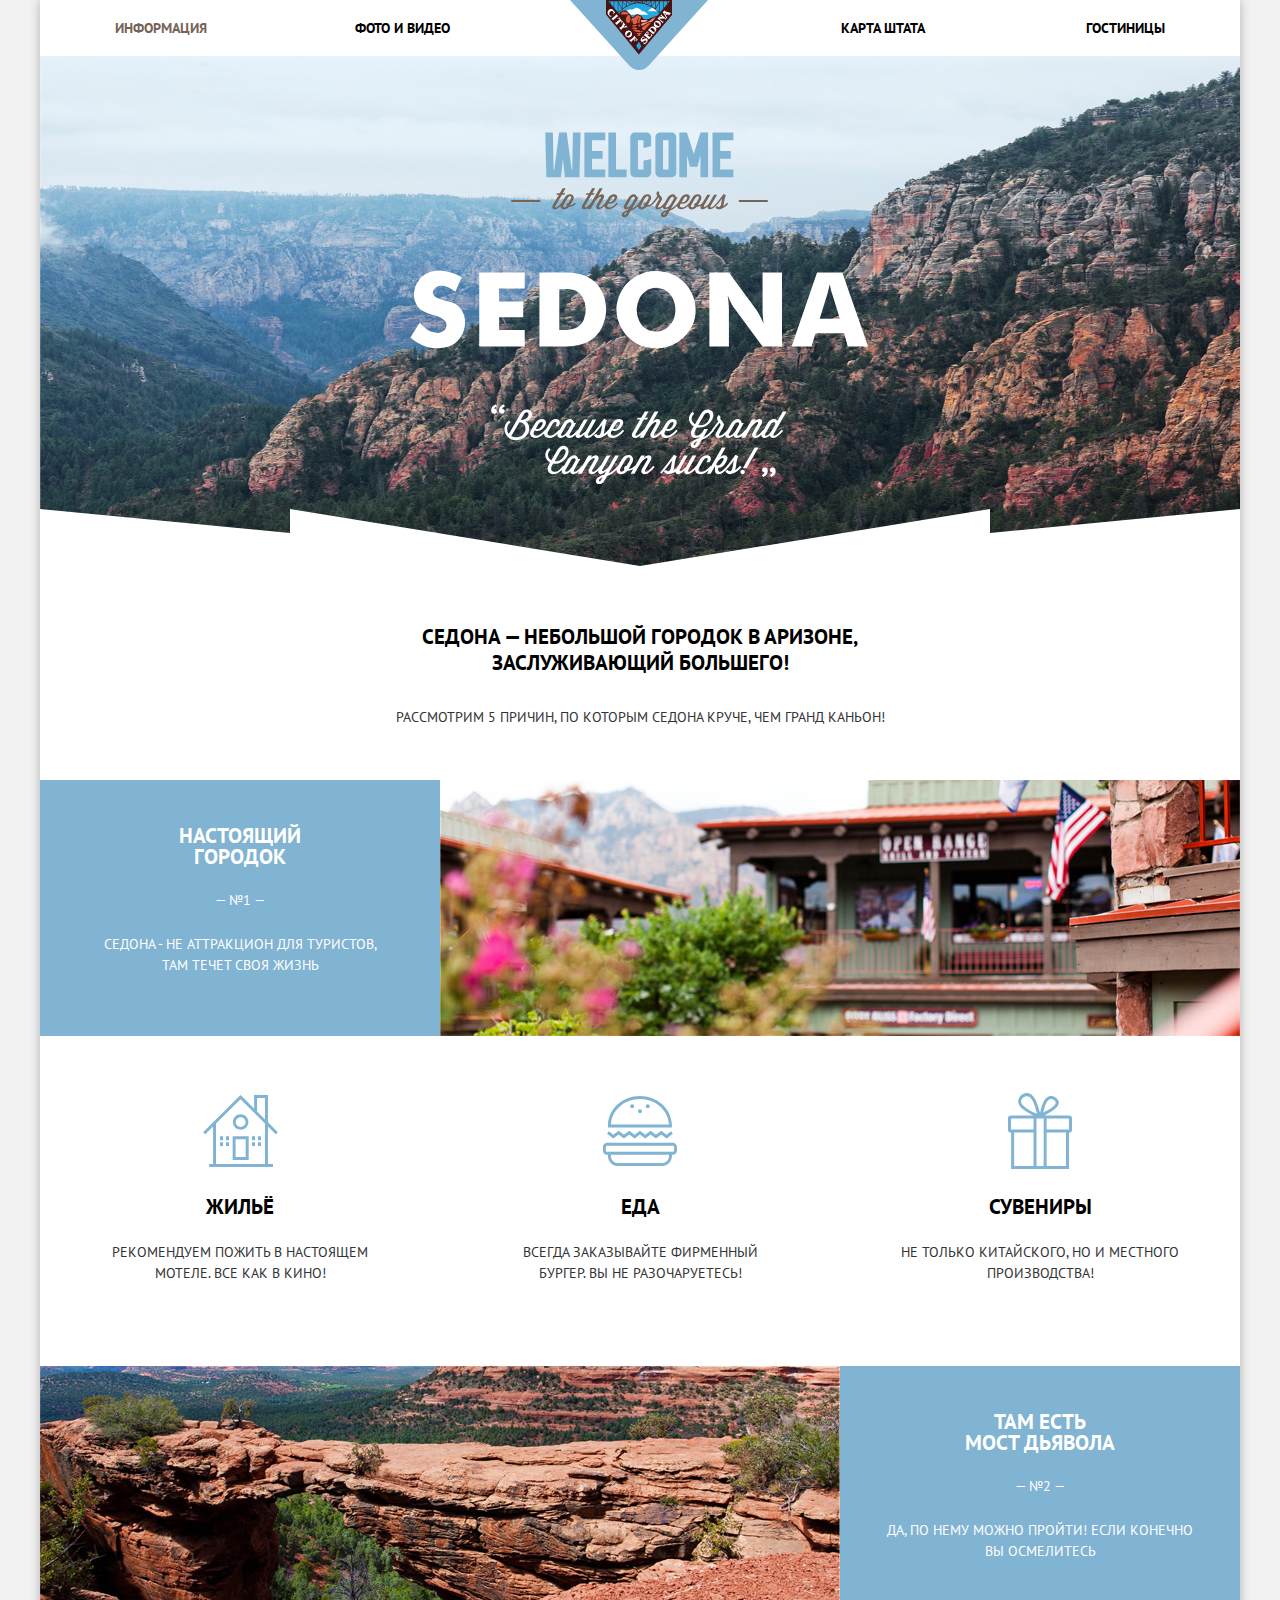
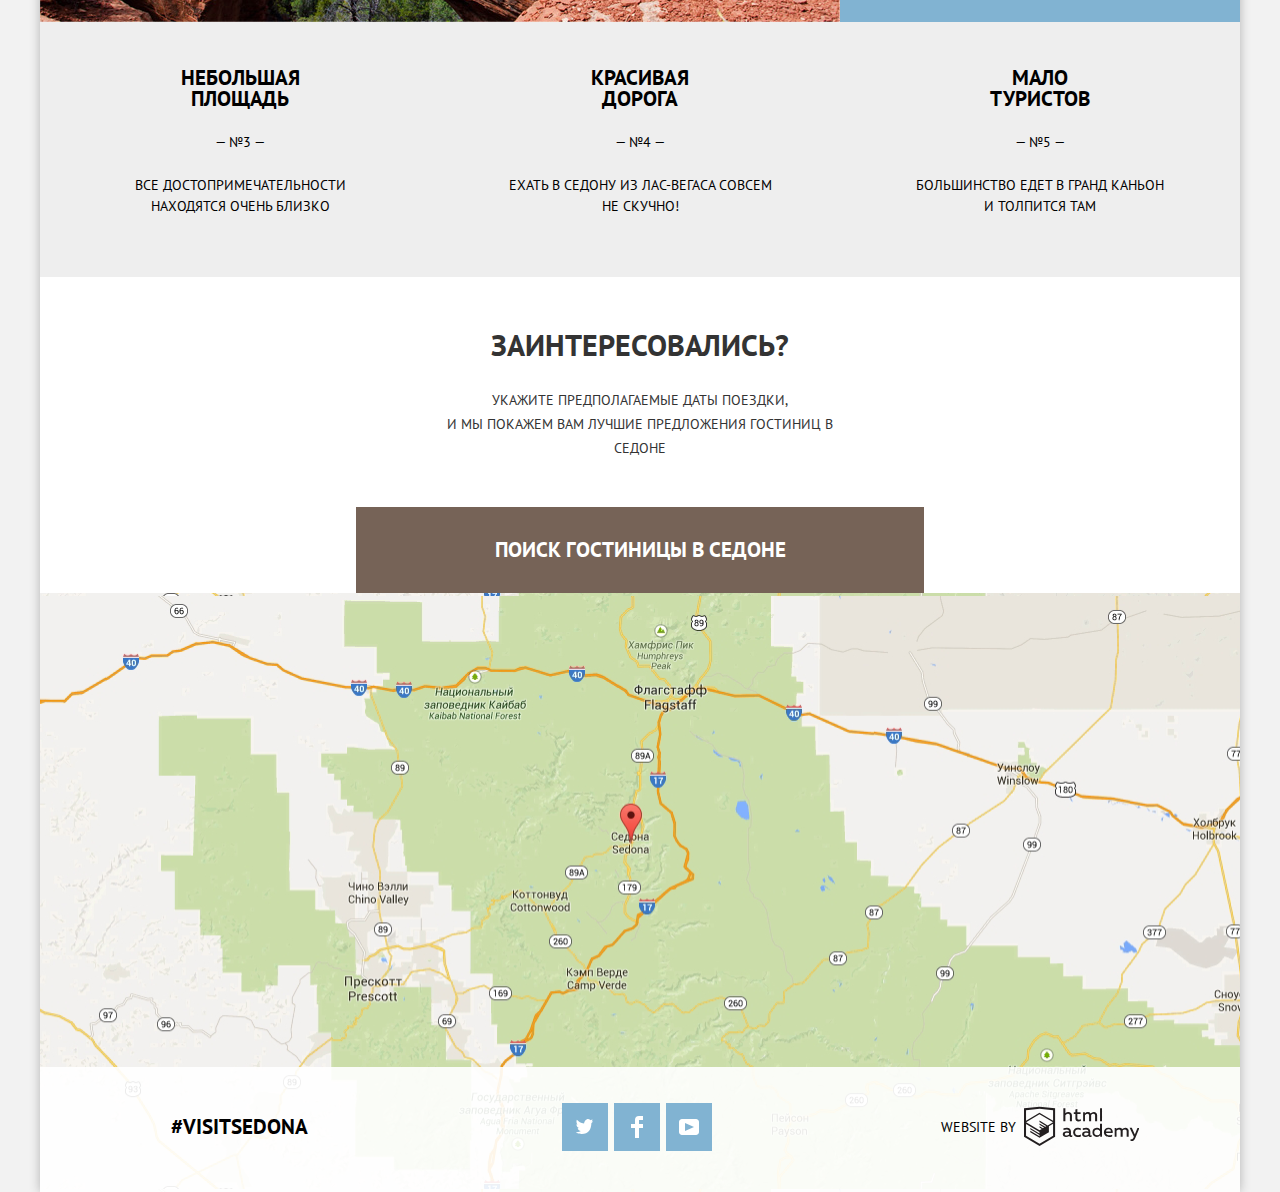
<file: index.html>
<!DOCTYPE html>
<html lang="ru">

  <head>
    <meta charset="utf-8">
    <title>HTML Academy: Седона</title>
    <link href="css/normalize.css" rel="stylesheet">
    <link href="css/style.min.css" rel="stylesheet">
    <link href="https://fonts.googleapis.com/css?family=PT+Sans:400,700&amp;subset=cyrillic" rel="stylesheet">
  </head>

  <body>
    <div class="wrapper">
      <header class="main-header">

        <nav class="main-navigation">

          <a class="main-header-logo">
            <img src="img/logo.svg" width="138" height="70" alt="Логотип Седона" >
          </a>

          <ul class="site-navigation">
            <li><a href="#" class="active-page">Информация</a></li>
            <li><a href="#">Фото и видео</a></li>
            <li><a href="#">Карта штата</a></li>
            <li><a href="hotels.html">Гостиницы</a></li>
          </ul>

        </nav>

      </header>

      <main class="container">

        <div class="welcome">
          <p class="visually-hidden"> Welcome to the gorgeous. Sedona. "Because the Grand Canyon sucks! </p>
        </div>

        <p class="slogan">Седона — небольшой городок в Аризоне, заслуживающий большего!</p>

        <section class="reasons">
          <h2>Рассмотрим 5 причин, по которым Седона круче, чем Гранд Каньон! </h2>

          <ul class="reasons-list">


            <li class="reason-item">
              <div class="reason-item-description">
                <h3>Настоящий городок</h3>
                <p>— №1 —</p>
                <p>Седона - не аттракцион для туристов, там течет своя жизнь </p>
              </div>
              <img src="img/reason1.jpg" width="800" height="256" alt="Фото домика в Седоне">
            </li>

            <li class="reason-item">
              <img src="img/reason2.jpg" width="800" height="256" alt="Фото пейзажа, на котором изображен Мост Дьявола">
              <div class="reason-item-description">
                <h3>Там есть <br> мост дьявола</h3>
                <p>— №2 —</p>
                <p>Да, по нему можно пройти! Если конечно вы осмелитесь </p>
              </div>
            </li>


            <li class="reason-item reason-item-345">
              <div class="reason-item-description">
                <h3>Небольшая площадь</h3>
                <p>— №3 —</p>
                <p>Все достопримечательности находятся очень близко  </p>
              </div>
            </li>

            <li class="reason-item reason-item-345">
              <div class="reason-item-description">
                <h3>Красивая дорога</h3>
                <p>— №4 —</p>
                <p>Ехать в Седону из Лас-Вегаса совсем не скучно! </p>
              </div>
            </li>

            <li class="reason-item reason-item-345">
              <div class="reason-item-description">
                <h3>Мало туристов</h3>
                <p>— №5 —</p>
                <p>Большинство едет в Гранд Каньон и толпится там </p>
              </div>
            </li>

            <li class="reason-item">
              <ul class="recommendations-list">
                <li class="recommendation-item">
                  <h3>Жильё</h3>
                  <p>Рекомендуем пожить в настоящем мотеле. Все как в кино!</p>
                </li>
                <li class="recommendation-item">
                  <h3>Еда</h3>
                  <p>Всегда заказывайте фирменный бургер. Вы не разочаруетесь!</p>
                </li>
                <li class="recommendation-item">
                  <h3>Сувениры</h3>
                  <p>Не только китайского, но и местного производства!</p>
                </li>
              </ul>
            </li>

          </ul>
        </section>

        <div class="hotels-text">
          <h2>Заинтересовались?</h2>
          <p>Укажите предполагаемые даты поездки,<br> и мы покажем Вам лучшие предложения гостиниц в Седоне</p>
        </div>

        <section class="search-hotels">
          <h2 class="visually-hidden">Поиск гостиницы</h2>

          <a class="button button-open-form" href="form.html">Поиск гостиницы в Седоне</a>

          <form class="search-hotels-form form-hide" action="index.html" method="post">
            <p class="search-hotels-row">
              <label for="search-hotels-date-in">Дата заезда:</label>
              <input id="search-hotels-date-in" type="text" name="date-in" value="27 апреля 2017">
              <span class="calendar">
                <svg xmlns="http://www.w3.org/2000/svg" width="21" height="22" viewBox="0 0 21 22">
                  <path d="M19.251 2.025h-2.845V.648c0-.381-.294-.689-.656-.689-.363 0-.656.308-.656.689v1.377h-3.938V.648c0-.381-.294-.689-.655-.689-.363 0-.657.308-.657.689v1.377H5.906V.648c0-.381-.294-.689-.656-.689-.363 0-.657.308-.657.689v1.377H1.75C.784 2.025 0 2.847 0 3.862v16.302C0 21.179.784 22 1.75 22h17.501c.966 0 1.749-.821 1.749-1.836V3.862c0-1.015-.783-1.837-1.749-1.837zm.437 18.139a.448.448 0 0 1-.437.459H1.75a.45.45 0 0 1-.438-.459V3.862a.45.45 0 0 1 .438-.459h2.844v1.378c0 .381.294.689.657.689.362 0 .656-.308.656-.689V3.403h3.938v1.378c0 .381.294.689.657.689.361 0 .655-.308.655-.689V3.403h3.938v1.378c0 .381.293.689.656.689.362 0 .656-.308.656-.689V3.403h2.845c.241 0 .437.206.437.459v16.302z"/>
                  <path d="M4.594 8.225h2.625v2.066H4.594zM4.594 11.668h2.625v2.067H4.594zM4.594 15.112h2.625v2.066H4.594zM9.188 15.112h2.625v2.066H9.188zM9.188 11.668h2.625v2.067H9.188zM9.188 8.225h2.625v2.066H9.188zM13.781 15.112h2.625v2.066h-2.625zM13.781 11.668h2.625v2.067h-2.625zM13.781 8.225h2.625v2.066h-2.625z"/>
                </svg>
              </span>
            </p>
            <p class="search-hotels-row">
              <label for="search-hotels-date-out">Дата выезда:</label>
              <input id="search-hotels-date-out" type="text" name="date-out" value="04 июля 2017">
              <span class="calendar">
                <svg xmlns="http://www.w3.org/2000/svg" width="21" height="22" viewBox="0 0 21 22">
                  <path d="M19.251 2.025h-2.845V.648c0-.381-.294-.689-.656-.689-.363 0-.656.308-.656.689v1.377h-3.938V.648c0-.381-.294-.689-.655-.689-.363 0-.657.308-.657.689v1.377H5.906V.648c0-.381-.294-.689-.656-.689-.363 0-.657.308-.657.689v1.377H1.75C.784 2.025 0 2.847 0 3.862v16.302C0 21.179.784 22 1.75 22h17.501c.966 0 1.749-.821 1.749-1.836V3.862c0-1.015-.783-1.837-1.749-1.837zm.437 18.139a.448.448 0 0 1-.437.459H1.75a.45.45 0 0 1-.438-.459V3.862a.45.45 0 0 1 .438-.459h2.844v1.378c0 .381.294.689.657.689.362 0 .656-.308.656-.689V3.403h3.938v1.378c0 .381.294.689.657.689.361 0 .655-.308.655-.689V3.403h3.938v1.378c0 .381.293.689.656.689.362 0 .656-.308.656-.689V3.403h2.845c.241 0 .437.206.437.459v16.302z"/>
                  <path d="M4.594 8.225h2.625v2.066H4.594zM4.594 11.668h2.625v2.067H4.594zM4.594 15.112h2.625v2.066H4.594zM9.188 15.112h2.625v2.066H9.188zM9.188 11.668h2.625v2.067H9.188zM9.188 8.225h2.625v2.066H9.188zM13.781 15.112h2.625v2.066h-2.625zM13.781 11.668h2.625v2.067h-2.625zM13.781 8.225h2.625v2.066h-2.625z"/>
                </svg>
              </span>
            </p>
            <p class="search-hotels-row">
              <label for="search-hotels-adults">Взрослые:</label>
              <span class="button-change-number"> &#8211; </span>
              <input id="search-hotels-adults" type="text" name="adults" value="2">
              <span class="button-change-number"> + </span>
            </p>
            <p class="search-hotels-row">
              <label for="search-hotels-children">Дети:</label>
              <span class="button-change-number"> &#8211; </span>
              <input id="search-hotels-children" type="text" name="children" value="0">
              <span class="button-change-number"> + </span>
            </p>
            <button class="button button-search" type="submit">Найти</button>
          </form>

        </section>

        <div class="map" id="map">
          <p class="visually-hidden">Седона на карте</p>
          <iframe src="https://www.google.com/maps/embed?pb=!1m18!1m12!1m3!1d1153180.3490758117!2d-113.21465469987845!3d34.74109415509927!2m3!1f0!2f0!3f0!3m2!1i1024!2i768!4f13.1!3m3!1m2!1s0x872da132f942b00d%3A0x5548c523fa6c8efd!2z0KHQtdC00L7QvdCwLCDQkNGA0LjQt9C-0L3QsCA4NjMzNiwg0KHQqNCQ!5e0!3m2!1sru!2sru!4v1551448645037"
            width="1200" height="593" style="border:0"  allowfullscreen>
          </iframe>
        </div>

      </main>

      <footer class="main-footer main-footer-index">

        <div class="footer-hashtag">
          <p class="hashtag">#VisitSedona</p>
        </div>

        <div class="footer-social">
          <ul>
            <li>
              <a class="social-button" href="#">
              <span class="visually-hidden">Твитер</span>
              <svg xmlns="http://www.w3.org/2000/svg" xmlns:xlink="http://www.w3.org/1999/xlink" width="17" height="15" viewBox="0 0 17 15">
                  <path fill="#FFF" d="M10.95.144c1.685-.496 2.984.27 3.577 1.179.673-.231 1.331-.481 2.011-.708a2.345 2.345 0 0 1-.857 1.768c.685.17 1.304-.491 1.304-.491-.169 1-1.006 1.788-1.563 2.024-.231 6.75-3.175 11.217-10.077 11.082h-.446c-.41 0-4.164-.46-4.898-1.887 2.271.196 3.893-.422 4.693-1.177-.96-.3-2.679-.477-2.979-2.95.349.106.564.228 1.19.119C1.705 8.247.374 7.53.448 5.33c.285.328 1.067.536 1.34.472C1.085 5.561-.182 2.442.894.85c1.818 1.854 3.735 3.606 7.152 3.773C8.254 2.33 9.183.793 10.95.144z"/>
              </svg>
            </a>
          </li>
            <li>
              <a class="social-button" href="#">
                <span class="visually-hidden">Фейсбук</span>
                <svg xmlns="http://www.w3.org/2000/svg" width="12" height="22" viewBox="0 0 12 22">
                    <path fill="#FFF" d="M12 4V0H8a4 4 0 0 0-4 4v4H0v4h4v10h4V12h4V8H8V4h4z"/>
                </svg>
              </a></li>
            <li>
              <a class="social-button" href="#">
                <span class="visually-hidden">YouTube</span>
                <svg xmlns="http://www.w3.org/2000/svg" xmlns:xlink="http://www.w3.org/1999/xlink" width="20" height="16" viewBox="0 0 20 16">
                    <path fill="#FFF" d="M17 0H3C1.35 0 0 1.35 0 3v10c0 1.65 1.35 3 3 3h14c1.65 0 3-1.35 3-3V3c0-1.65-1.35-3-3-3zM6.027 11.998V4.002L15.014 8l-8.987 3.998z"/>
                </svg>
              </a>
            </li>
          </ul>
        </div>

        <div class="footer-copyright">
          <p>Website by</p>
          <a class="html-academy" href="https://htmlacademy.ru/intensive/htmlcss">
            <span class="visually-hidden">HTML Academy</span>
            <svg xmlns="http://www.w3.org/2000/svg" data-name="Layer 1" viewBox="0 0 113 39" width ="113" height="39">
                <path fill="#231f20"  d="M46.84 28.22a2.07 2.07 0 0 0 .58-.11v1.4a3.41 3.41 0 0 1-1.24.22 1.75 1.75 0 0 1-1.75-1 5.08 5.08 0 0 1-3.3 1.13c-1.59 0-3.06-.87-3.06-2.68 0-2.24 2.08-2.93 3.9-2.93a11.63 11.63 0 0 1 2.28.26v-.31c0-1.09-.8-1.86-2.3-1.86a7.79 7.79 0 0 0-3.15.67v-1.79a10.72 10.72 0 0 1 3.35-.58c2.48 0 4 1.18 4 3.83v3.14a.57.57 0 0 0 .69.61zm-6.76-1.19a1.42 1.42 0 0 0 1.64 1.29 3.56 3.56 0 0 0 2.53-1v-1.51a10.21 10.21 0 0 0-1.9-.22c-1.1.01-2.27.35-2.27 1.45zM53.06 20.62a5.29 5.29 0 0 1 2.7.67v1.79a4.28 4.28 0 0 0-2.42-.73 2.89 2.89 0 1 0 0 5.76 5.26 5.26 0 0 0 2.55-.67v1.8a6.58 6.58 0 0 1-2.9.6 4.42 4.42 0 0 1-4.72-4.54 4.54 4.54 0 0 1 4.79-4.68zM65.84 28.22a2.07 2.07 0 0 0 .58-.11v1.4a3.41 3.41 0 0 1-1.24.22 1.75 1.75 0 0 1-1.75-1 5.08 5.08 0 0 1-3.3 1.13c-1.59 0-3.06-.87-3.06-2.68 0-2.24 2.08-2.93 3.9-2.93a11.63 11.63 0 0 1 2.28.26v-.31c0-1.09-.8-1.86-2.3-1.86a7.79 7.79 0 0 0-3.15.67v-1.79a10.72 10.72 0 0 1 3.35-.58c2.48 0 4 1.18 4 3.83v3.14a.57.57 0 0 0 .69.61zm-6.76-1.19a1.42 1.42 0 0 0 1.64 1.29 3.56 3.56 0 0 0 2.53-1v-1.51a10.21 10.21 0 0 0-1.9-.22c-1.11.01-2.27.35-2.27 1.45zM76.67 16.85v12.76h-1.76v-1.39a4.07 4.07 0 0 1-3.35 1.62 4.62 4.62 0 0 1 0-9.22 4 4 0 0 1 3.15 1.37v-5.14h2zm-4.76 5.48a2.9 2.9 0 0 0 0 5.8 3 3 0 0 0 2.79-1.84v-2.13a3.06 3.06 0 0 0-2.79-1.83zM82.99 20.62c3.48 0 4.68 2.81 4.12 5.34h-6.58c.22 1.57 1.75 2.22 3.35 2.22a6.41 6.41 0 0 0 2.77-.62v1.68a7.5 7.5 0 0 1-3.14.6c-2.68 0-5-1.53-5-4.61a4.39 4.39 0 0 1 4.48-4.61zm.09 1.62a2.39 2.39 0 0 0-2.57 2.26h4.85a2.06 2.06 0 0 0-2.28-2.26zM89.1 29.61v-8.75h1.73v1.09a4 4 0 0 1 2.92-1.33 3 3 0 0 1 2.73 1.4 4.33 4.33 0 0 1 3.06-1.4 3.21 3.21 0 0 1 3.32 3.52v5.47h-2V24.2a1.67 1.67 0 0 0-1.73-1.84 2.94 2.94 0 0 0-2.17 1.18V29.61h-2V24.2a1.67 1.67 0 0 0-1.73-1.84 3.11 3.11 0 0 0-2.32 1.35v5.91h-2zM111.47 20.86h2l-4.1 9.93c-.95 2.28-2.19 3-3.52 3a5 5 0 0 1-1.15-.15v-1.66a3 3 0 0 0 .89.13c.95 0 1.66-.67 2.17-2l.18-.44-4.16-8.82h2.13l3 6.6zM40.66 1.53v5a4 4 0 0 1 2.83-1.2A3.41 3.41 0 0 1 47.1 8.9v5.41h-2V9.15a1.9 1.9 0 0 0-2-2.1 3.08 3.08 0 0 0-2.44 1.46v5.8h-2V1.53h2zM52.43 2.42v3.12h3.17v1.71h-3.17v4c0 1.15.53 1.53 1.66 1.53a4.71 4.71 0 0 0 1.77-.35v1.68a7.14 7.14 0 0 1-2.35.38 2.68 2.68 0 0 1-3-2.88V7.23h-1.6V5.52h1.57V2.88zM58.1 14.29V5.54h1.73v1.09a4 4 0 0 1 2.92-1.33 3 3 0 0 1 2.73 1.4 4.33 4.33 0 0 1 3.06-1.4 3.21 3.21 0 0 1 3.32 3.52v5.47h-2V8.88a1.67 1.67 0 0 0-1.73-1.84 2.94 2.94 0 0 0-2.17 1.18V14.29h-2V8.88a1.67 1.67 0 0 0-1.73-1.84 3.11 3.11 0 0 0-2.32 1.35v5.91h-2zM74.72 1.52h1.95v12.76h-1.95zM15.44.02h-.16L0 1.62v28l15.28 9.09 15.28-9.09v-28zm13.12 28.45l-13.28 7.9L2 28.47V16.99l13.22 7.87v1.43l-9.07-5.4v1.38l9.11 5.47v1.46l-9.1-5.42v1.38l9.11 5.47 9.19-5.5V19.22l4.1-2.45v11.67zm0-13.16l-3.65 2.14-1.68 1-8-4.76v1.38l6.84 4.07h-.06l-.15.09-1 .57-5.64-3.36v1.38l4.45 2.65-1.05.7-3.36-2v1.38l2.21 1.3-2.25 1.35-13.16-7.82 13.17-7.92zm0-1.39L15.21 6.05l-13.2 7.86V3.41l13.28-1.39 13.28 1.39v10.51z"/>
            </svg>
          </a>
        </div>

      </footer>

    </div>

    <script src="js/script.min.js"> </script>

  </body>
</html>
</file>
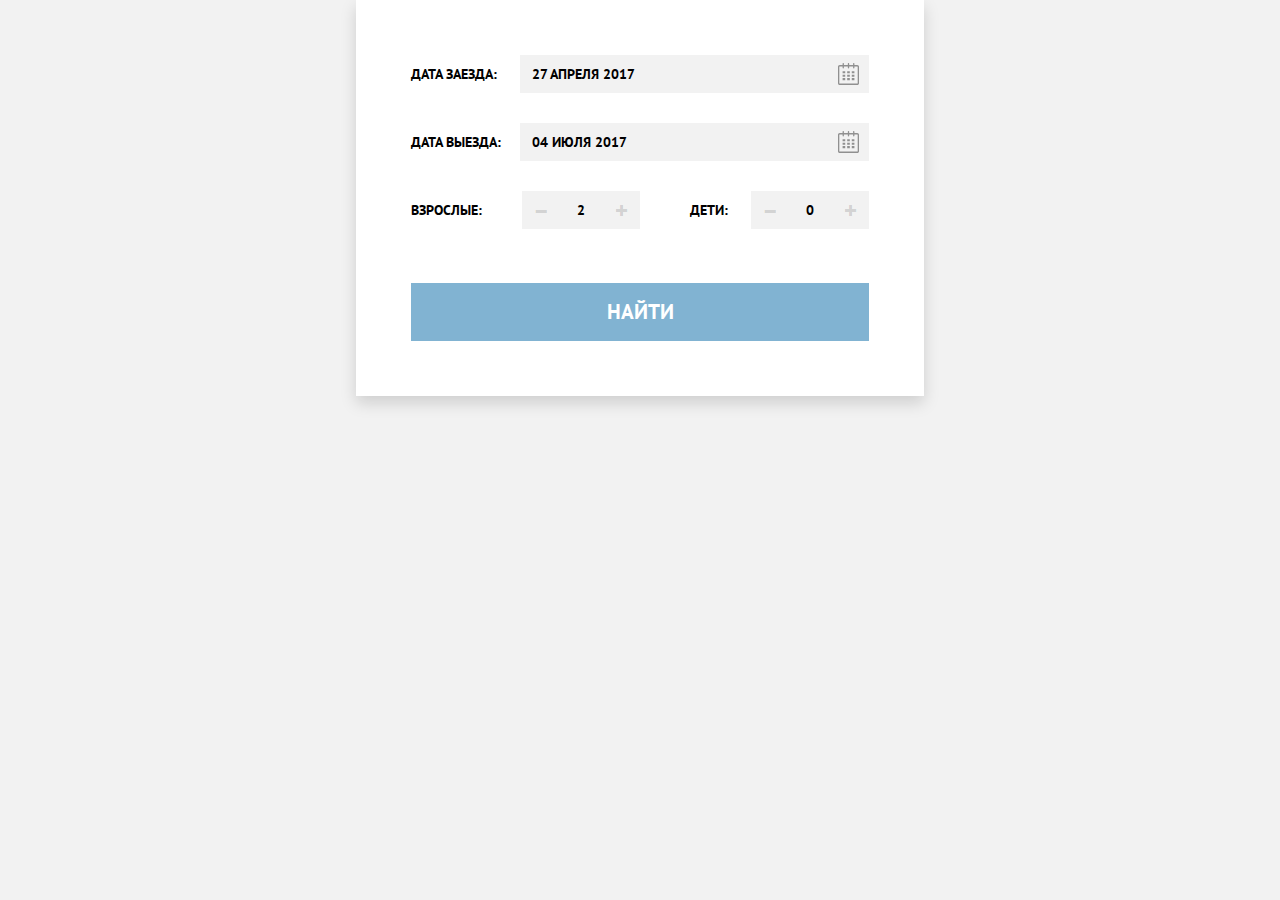
<file: form.html>
<!DOCTYPE html>
<html lang="ru">

  <head>
    <meta charset="utf-8">
    <title>HTML Academy: Седона</title>
    <link href="css/normalize.css" rel="stylesheet">
    <link href="css/style.css" rel="stylesheet">
    <link href="https://fonts.googleapis.com/css?family=PT+Sans:400,700&amp;subset=cyrillic" rel="stylesheet">
  </head>

  <body>
    <div class="wrapper">

      <form class="search-hotels-form" action="index.html"  method="post">
        <p class="search-hotels-row">
          <label for="search-hotels-date-in">Дата заезда:</label>
          <input id="search-hotels-date-in" type="text" name="date-in" value="27 апреля 2017">
          <span class="calendar">
            <svg xmlns="http://www.w3.org/2000/svg" width="21" height="22" viewBox="0 0 21 22">
              <path d="M19.251 2.025h-2.845V.648c0-.381-.294-.689-.656-.689-.363 0-.656.308-.656.689v1.377h-3.938V.648c0-.381-.294-.689-.655-.689-.363 0-.657.308-.657.689v1.377H5.906V.648c0-.381-.294-.689-.656-.689-.363 0-.657.308-.657.689v1.377H1.75C.784 2.025 0 2.847 0 3.862v16.302C0 21.179.784 22 1.75 22h17.501c.966 0 1.749-.821 1.749-1.836V3.862c0-1.015-.783-1.837-1.749-1.837zm.437 18.139a.448.448 0 0 1-.437.459H1.75a.45.45 0 0 1-.438-.459V3.862a.45.45 0 0 1 .438-.459h2.844v1.378c0 .381.294.689.657.689.362 0 .656-.308.656-.689V3.403h3.938v1.378c0 .381.294.689.657.689.361 0 .655-.308.655-.689V3.403h3.938v1.378c0 .381.293.689.656.689.362 0 .656-.308.656-.689V3.403h2.845c.241 0 .437.206.437.459v16.302z"/>
              <path d="M4.594 8.225h2.625v2.066H4.594zM4.594 11.668h2.625v2.067H4.594zM4.594 15.112h2.625v2.066H4.594zM9.188 15.112h2.625v2.066H9.188zM9.188 11.668h2.625v2.067H9.188zM9.188 8.225h2.625v2.066H9.188zM13.781 15.112h2.625v2.066h-2.625zM13.781 11.668h2.625v2.067h-2.625zM13.781 8.225h2.625v2.066h-2.625z"/>
            </svg>
          </span>
        </p>
        <p class="search-hotels-row">
          <label for="search-hotels-date-out">Дата выезда:</label>
          <input id="search-hotels-date-out" type="text" name="date-out" value="04 июля 2017">
          <span class="calendar">
            <svg xmlns="http://www.w3.org/2000/svg" width="21" height="22" viewBox="0 0 21 22">
              <path d="M19.251 2.025h-2.845V.648c0-.381-.294-.689-.656-.689-.363 0-.656.308-.656.689v1.377h-3.938V.648c0-.381-.294-.689-.655-.689-.363 0-.657.308-.657.689v1.377H5.906V.648c0-.381-.294-.689-.656-.689-.363 0-.657.308-.657.689v1.377H1.75C.784 2.025 0 2.847 0 3.862v16.302C0 21.179.784 22 1.75 22h17.501c.966 0 1.749-.821 1.749-1.836V3.862c0-1.015-.783-1.837-1.749-1.837zm.437 18.139a.448.448 0 0 1-.437.459H1.75a.45.45 0 0 1-.438-.459V3.862a.45.45 0 0 1 .438-.459h2.844v1.378c0 .381.294.689.657.689.362 0 .656-.308.656-.689V3.403h3.938v1.378c0 .381.294.689.657.689.361 0 .655-.308.655-.689V3.403h3.938v1.378c0 .381.293.689.656.689.362 0 .656-.308.656-.689V3.403h2.845c.241 0 .437.206.437.459v16.302z"/>
              <path d="M4.594 8.225h2.625v2.066H4.594zM4.594 11.668h2.625v2.067H4.594zM4.594 15.112h2.625v2.066H4.594zM9.188 15.112h2.625v2.066H9.188zM9.188 11.668h2.625v2.067H9.188zM9.188 8.225h2.625v2.066H9.188zM13.781 15.112h2.625v2.066h-2.625zM13.781 11.668h2.625v2.067h-2.625zM13.781 8.225h2.625v2.066h-2.625z"/>
            </svg>
          </span>
        </p>
        <p class="search-hotels-row">
          <label for="search-hotels-adults">Взрослые:</label>
          <span class="button-change-number"> &#8211; </span>
          <input id="search-hotels-adults" type="text" name="adults" value="2">
          <span class="button-change-number"> + </span>
        </p>
        <p class="search-hotels-row">
          <label for="search-hotels-children">Дети:</label>
          <span class="button-change-number"> &#8211; </span>
          <input id="search-hotels-children" type="text" name="children" value="0">
          <span class="button-change-number"> + </span>
        </p>
        <button class="button button-search" type="submit">Найти</button>
      </form>

    </div>

  </body>
</html>
</file>
<file: css/style.css>
body {
  margin: 0;
  padding: 0;

  color: #000000;
  background-color: #f2f2f2;

  font-family: "PT Sans", Arial, sans-serif;
  font-weight: bold;
  font-size: 14px;
  line-height: 21px;
  text-transform: uppercase;
}

a {
  text-decoration: none;
}

img {
  max-width: 100%;
  height: auto;
}

.visually-hidden:not(:focus):not(:active),
input[type="checkbox"].visually-hidden,
input[type="radio"].visually-hidden {
  position: absolute;

  width: 1px;
  height: 1px;
  margin: -1px;
  border: 0;
  padding: 0;

  white-space: nowrap;

  -webkit-clip-path: inset(100%);

          clip-path: inset(100%);
  clip: rect(0 0 0 0);
  overflow: hidden;
}

.wrapper {
  position: relative;

  width: 1200px;
  margin: 0 auto;

  background-color: #ffffff;
  -webkit-box-shadow: 0 0 10px 0 #b2b2b2;
          box-shadow: 0 0 10px 0 #b2b2b2;
}

/* Шапка */

.main-header {
  margin: 0 auto;

  min-height: 56px;

  background-color: white;
}

.main-navigation {
  color: #000000;
  background-color: #ffffff;

  font-size: 14px;
  line-height: 26px;
}

.site-navigation {
  position: relative;
  display: -webkit-box;
  display: -ms-flexbox;
  display: flex;
  -ms-flex-wrap: wrap;
      flex-wrap: wrap;
  -webkit-box-pack:start;
      -ms-flex-pack:start;
          justify-content:flex-start;

  margin: 0;
  padding:0;

  list-style: none;
}

.main-header-logo {
  position: absolute;
  top: 0;
  left: 50%;

  margin-left: -70px;

  width: 140px;
  height: 56px;
  z-index: 10;
}

.site-navigation li {
  width: 165px;
  margin: 15px 0;
  padding: 0;
  text-align: center;
}

.site-navigation li:nth-child(2) {
  margin-right: 240px;
}

.site-navigation li:first-child,
.site-navigation li:nth-child(2) {
  text-align: left;
  padding-left: 75px;
}

.site-navigation li:nth-child(3),
.site-navigation li:nth-child(4) {
  text-align: right;
  padding-right: 75px;
}

.site-navigation a {
  color: #000000;
}

.site-navigation a:active {
  color: rgba(0, 0, 0, 0.3);
}

.site-navigation a:hover,
.site-navigation a:focus {
  color: #81b3d2;
}

li .active-page {
  pointer-events: none;
  cursor: default;
  color: #766357;

  font:inherit;
}

/*Main*/

.welcome {
  height: 510px;

  background-color: #81b3d2;
  background-image: url("../img/welcome.svg"),
                    url("../img/polygon.svg"),
                    url("../img/background-photo.jpg");
  background-position: top 76px left 370px,bottom 0px center, 50% 50% ;
  background-size: 459px 353px,1200px 57px, 1200px 510px ;
  background-repeat: no-repeat;
}

.slogan {
  width: 440px;
  margin: 58px auto 28px;
  padding: 0;

  font-size: 21px;
  line-height: 26px;
  text-align: center;
}

/* Причины */
.reasons h2 {
  width: 500px;
  margin: 28px auto 50px;

  color: #333333;
  font-size: 14px;
  line-height: 26px;
  text-align: center;
  font-weight: normal;
}

.reasons-list {
  display: -webkit-box;
  display: -ms-flexbox;
  display: flex;
  -webkit-box-orient: horizontal;
  -webkit-box-direction: normal;
      -ms-flex-direction: row;
          flex-direction: row;
  -ms-flex-wrap: wrap;
      flex-wrap: wrap;

  margin: 0;
  padding: 0;
}

.reasons-list,
.recommendations-list {
  margin: 0;
  padding: 0;

  list-style: none;
}

.reason-item-description {
  display: -webkit-box;
  display: -ms-flexbox;
  display: flex;
  -webkit-box-orient: vertical;
  -webkit-box-direction: normal;
      -ms-flex-direction: column;
          flex-direction: column;
  -webkit-box-pack: justify;
      -ms-flex-pack: justify;
          justify-content: space-between;
  -webkit-box-flex: 0;
      -ms-flex-positive: 0;
          flex-grow: 0;
  width: 280px;

  margin: 45px 60px 60px;
  min-height: 150px;
}

.reason-item-description:nth-child(2){
  width: 310px;
  margin: 45px 45px 60px 45px;
}

.reason-item-345:nth-child(5) p{
  width: 250px;
  margin-left: 15px;
}

.reason-item img{
  width: 800px;
  height: 256px;
  -ms-flex-item-align: center;
      -ms-grid-row-align: center;
      align-self: center;
}

.reason-item h3 {
  width: 155px;
  margin: 0 auto;

  font-size: 21px;
  line-height: 21px;
  text-align: center;
}

.reason-item p {
  margin: 0;

  font-weight: normal;
  text-align: center;
}

.reasons-list > li:first-child,
.reasons-list > li:nth-child(2) {
  display: -webkit-box;
  display: -ms-flexbox;
  display: flex;
  -webkit-box-orient: horizontal;
  -webkit-box-direction: normal;
      -ms-flex-direction: row;
          flex-direction: row;
  -webkit-box-pack: justify;
      -ms-flex-pack: justify;
          justify-content: space-between;

  color: #ffffff;
  background-color: #81b3d2;
}

.reasons-list> li:first-child {
  -webkit-box-ordinal-group: -1;
      -ms-flex-order: -2;
          order: -2;
}
.reasons-list> li:last-child {
  -webkit-box-ordinal-group: 0;
      -ms-flex-order: -1;
          order: -1;
}

 .reasons-list .reason-item-345 {
  display: -webkit-box;
  display: -ms-flexbox;
  display: flex;
  -webkit-box-orient: vertical;
  -webkit-box-direction: normal;
      -ms-flex-direction: column;
          flex-direction: column;
  -webkit-box-pack: justify;
      -ms-flex-pack: justify;
          justify-content: space-between;
  width: 400px;

  background-color:#eeeeee;
}

.recommendations-list {
  display: -webkit-box;
  display: -ms-flexbox;
  display: flex;
  -webkit-box-orient: horizontal;
  -webkit-box-direction: normal;
      -ms-flex-direction: row;
          flex-direction: row;
  -ms-flex-pack: distribute;
      justify-content: space-around;
}

.recommendation-item {
  position: relative;

  width: 400px;
  min-height: 330px;
}

.recommendation-item h3{
  margin: 160px auto 25px;
}

.recommendation-item p {
  width: 285px;
  margin: 25px auto;

  color: #333333;
}

.recommendation-item::after {
  display: -webkit-box;
  display: -ms-flexbox;
  display: flex;
  -webkit-box-align: center;
      -ms-flex-align: center;
          align-items: center;
  -webkit-box-pack: center;
      -ms-flex-pack: center;
          justify-content: center;

  content: "";

  position: absolute;
  top: 55px;
  left: 50%;
  margin-left: -40px;

  width: 80px;
  min-height: 80px;

  background-repeat: no-repeat;
  background-position: center center;
}

.recommendations-list .recommendation-item:first-child::after {
  background-color: #ffffff;
  background-image: url("../img/icon-1.svg");
}

.recommendations-list .recommendation-item:nth-child(2)::after {
  background-color: #ffffff;
  background-image: url("../img/icon-3.svg");
}

.recommendations-list .recommendation-item:nth-child(3)::after {
  background-color: #ffffff;
  background-image: url("../img/icon-2.svg");
}

/* Форма */
.hotels-text {
  margin: 50px auto 0;
  margin-bottom: 47px;
  padding: 0;

  width: 440px;
  min-height: 55px;

  color: #333333;

  font-weight: normal;
  line-height: 24px;
  text-align: center;
}

.hotels-text h2 {
  font-size: 30px;
  line-height: 36px;
  text-align: center;
}

.search-hotels {
  position: relative;
  padding: 0;
}

@-webkit-keyframes bounce {
  0% {
    -webkit-transform: translateY(-80px);
            transform: translateY(-80px);
  }
  70% {
    -webkit-transform: translateY(30px);
            transform: translateY(30px);
  }
  90% {
    -webkit-transform: translateY(-10px);
            transform: translateY(-10px);
  }
  100% {
    -webkit-transform: translateY(0);
            transform: translateY(0);
  }
}

@keyframes bounce {
  0% {
    -webkit-transform: translateY(-80px);
            transform: translateY(-80px);
  }
  70% {
    -webkit-transform: translateY(30px);
            transform: translateY(30px);
  }
  90% {
    -webkit-transform: translateY(-10px);
            transform: translateY(-10px);
  }
  100% {
    -webkit-transform: translateY(0);
            transform: translateY(0);
  }
}

.search-hotels-form {
  display: -webkit-box;
  display: -ms-flexbox;
  display: flex;
  -ms-flex-wrap: wrap;
      flex-wrap: wrap;
  -webkit-box-pack: justify;
      -ms-flex-pack: justify;
          justify-content: space-between;

  position: absolute;
  left: 50%;

  width: 458px;
  height: auto;
  margin: 0 auto;
  margin-left: -284px;
  padding: 55px;

  z-index: 10;

  -webkit-box-shadow: 0px 7px 15px 0 rgba(0, 1, 1, 0.15);
          box-shadow: 0px 7px 15px 0 rgba(0, 1, 1, 0.15);

  background-color: white;

  -webkit-animation: bounce 0.6s;

          animation: bounce 0.6s;
}

.form-hide {
  display: none;
}

.search-hotels-row {
  display: -webkit-box;
  display: -ms-flexbox;
  display: flex;
  -webkit-box-pack: justify;
      -ms-flex-pack: justify;
          justify-content: space-between;
  -webkit-box-align: center;
      -ms-flex-align: center;
          align-items: center;

  position: relative;

  width: 100%;
  margin: 0;
  margin-bottom: 30px;
}

.search-hotels-row:nth-child(3),
.search-hotels-row:nth-child(4) {
  width: 50%;
}

.search-hotels-row:nth-child(4) label{
  padding-left: 22%;
}

.search-hotels-row label {
  display: block;
  -webkit-box-flex: 1;
      -ms-flex-positive: 1;
          flex-grow: 1;
}

.search-hotels-row input {
  height: 22px;
  margin: 0;
  padding: 6px;

  border: 2px solid transparent;

  background-color: #f2f2f2;

  font: inherit;
  text-transform: uppercase;
}

.search-hotels-row input:hover {
  background-color: #ebebeb;
}

.search-hotels-row input:focus {
  outline: 0;
  border-color: #ebebeb;

  background-color: #ffffff;
}

.search-hotels-row input:first-child,
.search-hotels-row input:nth-child(2) {
  width: 295px;
  padding-right: 40px;
  padding-left: 10px;
}

.search-hotels-row input:nth-child(3),
.search-hotels-row input:nth-child(4) {
  -ms-flex-item-align: start;
      align-self: flex-start;
  width: 26px;
  text-align: center;
}

.calendar {
  position: absolute;
  top: 8px;
  right: 10px;

  width: 21px;
  height: 22px;

  opacity: 0.4;
  cursor: pointer;
}

.calendar:focus,
.calendar:hover {
  opacity: 1;
}

.calendar:active path {
  fill: #81b3d2;
}

/* Кнопки */
.button {
  display: inline-block;
  border: none;

  color: #ffffff;
  background-color: #81b3d2;

  vertical-align: middle;

  font: inherit;
  text-transform: uppercase;
}

.button-search {
  width: 100%;
  padding-top: 16px;
  padding-bottom: 16px;
  margin-top: 24px;
}

.button-search,
.button-open-form {
  font-size: 21px;
  line-height: 26px;
}

.button:hover,
.button:focus {
  background-color: #669ec0;
}

.button:active {
  background-color: #5496bd;
  color: rgba(255, 255, 255, 0.3);
}

.button-detailed {
  padding: 3px 17px;
  margin-right: 2px;
}

.button-book {
  padding: 3px 17px;
  background-color: #766357;
}

.button-book:hover,
.button-book:focus,
.button-open-form:hover,
.button-open-form:focus {
  background-color: #604e43;
}

.button-book:active,
.button-open-form:active {
  color:rgba(255, 255, 255, 0.3);
  background-color: #503e33;
}

.button-change-number {
  display: block;

  width: 38px;
  height: 38px;

  color: rgba(0, 1, 1, 0.15);
  background-color: #f2f2f2;

  font: inherit;
  font-size: 25px;
  line-height: 38px;
  text-align: center;
  vertical-align: middle;
}

.button-change-number:hover,
.button-change-number:focus {
  color: #000000;
}

.button-change-number:active {
  color: #81b3d2;
}

.button-open-form {
  display: block;
  margin: 45px auto 0;

  width: 568px;
  height: 26px;

  background-color: #766357;

  text-align: center;
  padding: 30px 0;
}

/* Карта */
.map {
  min-height: 593px;

  background-color: #f0e9dd;
  background-image: url("../img/map.png");
  background-position: center center;
  background-size: 1200px 593px;

  z-index: 1;
}
/* Подвал */

.main-footer {
  display: -webkit-box;
  display: -ms-flexbox;
  display: flex;
  -ms-flex-pack:distribute;
      justify-content:space-around;

  margin: 0;
  padding: 0;

  min-height: 125px;

  z-index: 10;
  background-color: rgba(255,255,255,0.9);
}
.main-footer-index {
  position: absolute;
  bottom: 0px;

  width: 1200px;
}

.main-footer div {
  width: 33.33%;
}

.footer-hashtag {
  margin-top: 47px;
}

.hashtag {
  margin: 0;
  font-size: 21px;
  line-height: 26px;
  text-align: center;
}

.footer-social ul {
  display: -webkit-box;
  display: -ms-flexbox;
  display: flex;
  -ms-flex-wrap: wrap;
      flex-wrap: wrap;
  -webkit-box-pack: center;
      -ms-flex-pack: center;
          justify-content: center;
  margin: 0;
  padding: 0;

  list-style: none;
}

.footer-social {
  margin-top: 36px;
}

.social-button {
  display: -webkit-box;
  display: -ms-flexbox;
  display: flex;
  -webkit-box-align: center;
      -ms-flex-align: center;
          align-items: center;
  -webkit-box-pack: center;
      -ms-flex-pack: center;
          justify-content: center;

  width: 46px;
  height: 48px;

  margin: 0;
  margin-right: 6px;
  padding: 0;

  background-color: #81b3d2;
}

.social-button:hover,
.social-button:focus {
  background-color: #669ec0;
}

.social-button:active {
  background-color: #5496bd;
}

.social-button:active path {
  opacity: 0.3;
}

.footer-copyright {
  display: -webkit-box;
  display: -ms-flexbox;
  display: flex;
  -webkit-box-orient: horizontal;
  -webkit-box-direction: normal;
      -ms-flex-direction: row;
          flex-direction: row;
  -webkit-box-pack: center;
      -ms-flex-pack: center;
          justify-content:center;
  margin-top: 36px;
}

.footer-copyright p {
  margin-right: 8px;

  font-weight: normal;
}

.html-academy svg {
  width:115px;
  height: 41px;

  margin-top: 3px;
}

.html-academy:hover path,
.html-academy:focus path {
  fill: #81b3d2;
}

.html-academy:active path {
  fill: #bdbbbc;
}

/* Страница Hotel */

/* Форма поиска */
.hotels-form {
  display: -webkit-box;
  display: -ms-flexbox;
  display: flex;
  -ms-flex-wrap: wrap;
      flex-wrap: wrap;
  -webkit-box-pack: justify;
      -ms-flex-pack: justify;
          justify-content: space-between;

  padding: 28px 72px 22px 72px;

  background-color: #2a3e45;
  background-image:url("../img/filter-background.jpg");
  background-size: cover;
  background-position: center center;

  color: white;
  font-weight: 400;
  font-family: "PT Sans", Arial, sans-serif;

}

.hotels-form h3 {
  margin-top: 0;
  margin-bottom: 10px;
}

.hotels-form p {
  margin-bottom: 10px;
}

.infrastructure,
.type-of-housing {
  display: -webkit-box;
  display: -ms-flexbox;
  display: flex;
  -webkit-box-orient: vertical;
  -webkit-box-direction: normal;
      -ms-flex-direction: column;
          flex-direction: column;
  -ms-flex-negative: 0;
      flex-shrink: 0;
}

.infrastructure {
  width: 240px;
}

.type-of-housing {
  width: 240px;
  margin-left: 15px;
}

.hotels-form div:nth-last-child(2) {
  -webkit-box-flex: 1;
      -ms-flex-positive: 1;
          flex-grow: 1;
}

.hotels-form-checkbox{
  position: relative;
  padding-left: 40px;
  padding-top: 2px;
  cursor: pointer;
}

.hotels-form-checkbox input[type="checkbox"] + .checkbox-indicator {
  position: absolute;
  top: 0;
  left: 0;

  width: 23px;
  height: 23px;

  background-color: transparent;
  background-image: url("../img/checkbox-off.svg");
}

.hotels-form-checkbox input[type="checkbox"]:checked + .checkbox-indicator {
  position: absolute;
  top: 0;
  left: 0;

  width: 27px;
  height: 23px;

  background-color: transparent;
  background-image: url("../img/checkbox-on.svg");
}

.hotels-form-checkbox input[type="checkbox"]:disabled + .checkbox-indicator {
  position: absolute;
  top: 0;
  left: 0;

  width: 23px;
  height: 23px;

  background-color: transparent;
  background-image: url("../img/checkbox-off-disabled.svg");

  cursor: default;
}

.hotels-form-checkbox input[type="checkbox"]:checked:disabled + .checkbox-indicator {
  position: absolute;
  top: 0;
  left: 0;

  width: 27px;
  height: 23px;

  background-color: transparent;
  background-image: url("../img/checkbox-on-disabled.svg");
}

.hotels-form-checkbox input[type="checkbox"]:focus + .checkbox-indicator,
.hotels-form-checkbox input[type="checkbox"]:checked:focus + .checkbox-indicator {
  outline: thin dotted;
  outline: 5px auto -webkit-focus-ring-color;
}

.filter-range {
  -ms-flex-negative: 0;
      flex-shrink: 0;
  min-width: 317px;
}

.filter-range-title {
  margin-bottom: 9px;

  font-weight: 600;
  font-size: 16px;
  line-height: 21px;
}

.price-controls {
  position: relative;

  height: 32px;
  margin-bottom: 20px;

  font-size: 0;

  border: 2px solid #ffffff;
  border-radius: 2px;
}

.price-controls::after {
  content: "";
  position: absolute;
  top: 50%;
  left: 50%;

  width: 2px;
  height: 22px;

  background: #ffffff;
  -webkit-transform: translate(-50%, -50%);
      -ms-transform: translate(-50%, -50%);
          transform: translate(-50%, -50%);
}

.price-controls label {
  display: inline-block;

  font-size: 14px;
  line-height: 21px;

  vertical-align: middle;

  cursor: pointer;
}

.price-controls .min-price,
.price-controls .max-price {
  width: 80px;
  padding: 0;
  padding-left: 65px;
  padding-top: 4px;
}

.price-controls input {
  width: 50px;
  margin: 0;

  color: inherit;
  font: inherit;

  background: none;
  border: none;
}

.range-controls {
  position: relative;

  margin-bottom: 32px;
}

.range-controls .scale {
  height: 2px;

  background: rgba(255, 255, 255, 0.3);
}

.range-controls .bar {
  width: 80%;
  height: 2px;

  background: #ffffff;
}

.range-toggle {
  position: absolute;
  top: -9px;

  width: 4px;
  height: 4px;

  background: #ababab;
  border: 8px solid #ffffff;
  border-radius: 50%;
  -webkit-box-shadow: 0 2px 1px 0 rgba(0, 1, 1, 0.2);
          box-shadow: 0 2px 1px 0 rgba(0, 1, 1, 0.2);
  cursor: pointer;
}

.range-toggle:hover,
.range-toggle:focus {
  background: #1c4f80;
}

.range-toggle-min {
  left: 0;
}

.range-toggle-max {
  left: 80%;
}

.button-transparent {
  display: block;
  margin: 0 auto;
  padding: 6px 35px;

  font-size: 14px;
  line-height: 21px;
  color: #ffffff;
  text-transform: uppercase;

  background: transparent;
  border: 2px solid #ffffff;
  border-radius: 2px;
  cursor: pointer;
}

.button-transparent:hover,
.button-transparent:focus {
  color: #000000;

  background: #ffffff;
}

/* найдено */
.search-results {
  display: -webkit-box;
  display: -ms-flexbox;
  display: flex;
  -webkit-box-align: baseline;
      -ms-flex-align: baseline;
          align-items: baseline;

  margin-top: 30px;
  margin-bottom: 30px;
}

.search-results .found {
  -ms-flex-negative: 0;
      flex-shrink: 0;
  -webkit-box-flex: 0;
      -ms-flex-positive: 0;
          flex-grow: 0;

  margin: 0;
  margin-left: 72px;
  margin-right: 48px;

  font-size: 21px;
  line-height: 26px;
}

.search-results .sort {
  -ms-flex-negative: 0;
      flex-shrink: 0;
  -webkit-box-flex: 0;
      -ms-flex-positive: 0;
          flex-grow: 0;

  margin: 0;
  margin-right: 40px;

  font-size: 12px;
  line-height: 18px;
}

.sort-types {
  display: -webkit-box;
  display: -ms-flexbox;
  display: flex;
  -webkit-box-pack:start;
      -ms-flex-pack:start;
          justify-content:flex-start;
  -ms-flex-wrap: wrap;
      flex-wrap: wrap;

  -ms-flex-negative: 0;

      flex-shrink: 0;
  -webkit-box-flex: 1;
      -ms-flex-positive: 1;
          flex-grow: 1;

  margin: 0;
  padding: 0;

  vertical-align: middle;

  list-style: none;
}

.sort-types a {
  margin-right: 32px;
  color: rgba(0, 0, 0, 0.3);

  font-size: 12px;
  line-height: 18px;
  border-bottom: 1px dotted #81b3d2;
}

.sort-types a:hover,
.sort-types a:focus {
  color: #81b3d2;
}

.sort-types a:active {
  color: #000000;
}

.sort-types .active-sort {
  color: #81b3d2;
  border-bottom: none;
 }

 .sort-down-up {
   -ms-flex-negative: 0;
       flex-shrink: 0;
   -webkit-box-flex: 0;
       -ms-flex-positive: 0;
           flex-grow: 0;

   width: 50px;

   margin-right: 55px;
 }
 .down-up {
   margin-right: 9px;
 }

 .down-up:hover path,
 .down-up:focus path {
   fill: #231F20;
 }

 .down-up:active path,
 .active-sort-down-up path {
   fill: #81b3d2;
 }

/* Отели */

.hotels-list {
  display: -webkit-box;
  display: -ms-flexbox;
  display: flex;
  -webkit-box-orient: vertical;
  -webkit-box-direction: normal;
      -ms-flex-direction: column;
          flex-direction: column;

  margin: 0;
  padding: 0;

  border-top: 1px solid rgba(0, 0, 0, 0.1);

  list-style: none;
}

.hotel-item {
  display: -webkit-box;
  display: -ms-flexbox;
  display: flex;
  -webkit-box-orient: horizontal;
  -webkit-box-direction: normal;
      -ms-flex-direction: row;
          flex-direction: row;
  -ms-flex-pack: distribute;
      justify-content: space-around;
  -ms-flex-preferred-size: 150px;
      flex-basis: 150px;
  border-bottom: 1px solid rgba(0, 0, 0, 0.1);
}

.hotel-item-image {
  -ms-flex-negative: 0;
      flex-shrink: 0;
  margin: 30px;
  margin-left: 72px;
  width: 135px;
  height: 90px;
}

.hotel-item-info {
  display: -webkit-box;
  display: -ms-flexbox;
  display: flex;
  -webkit-box-orient: vertical;
  -webkit-box-direction: normal;
      -ms-flex-direction: column;
          flex-direction: column;
  -webkit-box-pack: justify;
      -ms-flex-pack: justify;
          justify-content: space-between;
  -webkit-box-flex: 1;
      -ms-flex-positive: 1;
          flex-grow: 1;
}

.hotel-item-info-name h2 {
  margin: 0;
  margin-top: 25px;
}

.hotel-name {
  color: #000000;

  font: inherit;
  font-size: 21px;
  line-height: 26px;
}

.hotel-name:focus,
.hotel-name:hover {
    color:#81b3d2;
}

.hotel-name:active {
  color: rgba(0, 0, 0, 0.3);
}

.hotel-type-price {
  margin-bottom: 5px;
}

.hotel-type,
.hotel-price {
  display: inline-block;
  vertical-align: middle;
  margin: 0;
  padding: 0;

  font-weight: normal;
}

.hotel-type {
  width: 110px;
  margin-right: 3px;
}

.hotel-buttons {
  margin-bottom: 30px;
}

.hotel-item-raiting {
  display: -webkit-box;
  display: -ms-flexbox;
  display: flex;
  -webkit-box-orient: vertical;
  -webkit-box-direction: normal;
      -ms-flex-direction: column;
          flex-direction: column;
  -ms-flex-pack: distribute;
      justify-content: space-around;
  -webkit-box-align: end;
      -ms-flex-align: end;
          align-items: flex-end;

  margin-right: 72px;
}

.rating-star-list {

  display: -webkit-box;

  display: -ms-flexbox;

  display: flex;
  -webkit-box-orient: horizontal;
  -webkit-box-direction: reverse;
      -ms-flex-direction: row-reverse;
          flex-direction: row-reverse;

  width: 100px;
  margin: 0;
  margin-top: 10px;
  padding: 0;

  list-style: none;
}

.rating-star-list li {
  padding-left: 6px;
}

.hotel-rating {
  width: 110px;
  margin: 0;
  margin-bottom: 10px;
  padding: 0;

  color: #666666;
  background-color: #f2f2f2;

  font-weight: normal;
  vertical-align: middle;
  text-align: center;
  line-height: 27px;

  background-color: rgba(0,0,0,0.05);
}
</file>
<file: css/style.min.css>
@-webkit-keyframes bounce{0%{-webkit-transform:translateY(-80px);transform:translateY(-80px)}70%{-webkit-transform:translateY(30px);transform:translateY(30px)}90%{-webkit-transform:translateY(-10px);transform:translateY(-10px)}to{-webkit-transform:translateY(0);transform:translateY(0)}}@keyframes bounce{0%{-webkit-transform:translateY(-80px);transform:translateY(-80px)}70%{-webkit-transform:translateY(30px);transform:translateY(30px)}90%{-webkit-transform:translateY(-10px);transform:translateY(-10px)}to{-webkit-transform:translateY(0);transform:translateY(0)}}body{margin:0;padding:0;color:#000;background-color:#f2f2f2;font-family:"PT Sans",Arial,sans-serif;font-weight:700;font-size:14px;line-height:21px;text-transform:uppercase}a{text-decoration:none}img{max-width:100%;height:auto}.visually-hidden:not(:focus):not(:active),input[type=checkbox].visually-hidden,input[type=radio].visually-hidden{position:absolute;width:1px;height:1px;margin:-1px;border:0;padding:0;white-space:nowrap;-webkit-clip-path:inset(100%);clip-path:inset(100%);clip:rect(0 0 0 0);overflow:hidden}.main-header,.wrapper{margin:0 auto;background-color:#fff}.wrapper{position:relative;width:1200px;-webkit-box-shadow:0 0 10px 0 #b2b2b2;box-shadow:0 0 10px 0 #b2b2b2}.main-header{min-height:56px}.main-navigation{color:#000;background-color:#fff;font-size:14px;line-height:26px}.site-navigation{position:relative;display:-webkit-box;display:-ms-flexbox;display:flex;-ms-flex-wrap:wrap;flex-wrap:wrap;-webkit-box-pack:start;-ms-flex-pack:start;justify-content:flex-start;margin:0;padding:0;list-style:none}.main-header-logo{position:absolute;top:0;left:50%;margin-left:-70px;width:140px;height:56px;z-index:10}.site-navigation li{width:165px;margin:15px 0;padding:0;text-align:center}.site-navigation li:nth-child(2){margin-right:240px}.site-navigation li:first-child,.site-navigation li:nth-child(2){text-align:left;padding-left:75px}.site-navigation li:nth-child(3),.site-navigation li:nth-child(4){text-align:right;padding-right:75px}.site-navigation a{color:#000}.site-navigation a:active{color:rgba(0,0,0,.3)}.site-navigation a:focus,.site-navigation a:hover,.sort-types a:focus,.sort-types a:hover{color:#81b3d2}li .active-page{pointer-events:none;cursor:default;color:#766357;font:inherit}.welcome{height:510px;background-color:#81b3d2;background-image:url(../img/welcome.svg),url(../img/polygon.svg),url(../img/background-photo.jpg);background-position:top 76px left 370px,bottom 0 center,50% 50%;background-size:459px 353px,1200px 57px,1200px 510px;background-repeat:no-repeat}.reasons h2,.slogan{line-height:26px;text-align:center}.slogan{padding:0;width:440px;margin:58px auto 28px;font-size:21px}.reasons h2{width:500px;margin:28px auto 50px;color:#333;font-size:14px;font-weight:400}.reasons-list{display:-webkit-box;display:-ms-flexbox;display:flex;-webkit-box-orient:horizontal;-webkit-box-direction:normal;-ms-flex-direction:row;flex-direction:row;-ms-flex-wrap:wrap;flex-wrap:wrap}.reasons-list,.recommendations-list{margin:0;padding:0;list-style:none}.reason-item-description{display:-webkit-box;display:-ms-flexbox;display:flex;-webkit-box-orient:vertical;-webkit-box-direction:normal;-ms-flex-direction:column;flex-direction:column;-webkit-box-pack:justify;-ms-flex-pack:justify;justify-content:space-between;-webkit-box-flex:0;-ms-flex-positive:0;flex-grow:0;width:280px;margin:45px 60px 60px;min-height:150px}.reason-item-description:nth-child(2){width:310px;margin:45px 45px 60px}.reason-item-345:nth-child(5) p{width:250px;margin-left:15px}.reason-item img{width:800px;height:256px;-ms-flex-item-align:center;-ms-grid-row-align:center;align-self:center}.reason-item h3{width:155px;margin:0 auto;font-size:21px;line-height:21px;text-align:center}.reason-item p{margin:0;font-weight:400;text-align:center}.reasons-list>li:first-child,.reasons-list>li:nth-child(2){display:-webkit-box;display:-ms-flexbox;display:flex;-webkit-box-orient:horizontal;-webkit-box-direction:normal;-ms-flex-direction:row;flex-direction:row;-webkit-box-pack:justify;-ms-flex-pack:justify;justify-content:space-between;color:#fff;background-color:#81b3d2}.reasons-list>li:first-child{-webkit-box-ordinal-group:-1;-ms-flex-order:-2;order:-2}.reasons-list>li:last-child{-webkit-box-ordinal-group:0;-ms-flex-order:-1;order:-1}.reasons-list .reason-item-345,.recommendations-list{display:-webkit-box;display:-ms-flexbox;display:flex;-webkit-box-direction:normal}.reasons-list .reason-item-345{-webkit-box-pack:justify;width:400px;background-color:#eee;-webkit-box-orient:vertical;-ms-flex-direction:column;flex-direction:column;-ms-flex-pack:justify;justify-content:space-between}.recommendations-list{-webkit-box-orient:horizontal;-ms-flex-direction:row;flex-direction:row;-ms-flex-pack:distribute;justify-content:space-around}.recommendation-item{position:relative;width:400px;min-height:330px}.recommendation-item h3{margin:160px auto 25px}.recommendation-item p{width:285px;margin:25px auto;color:#333}.recommendation-item::after{display:-webkit-box;display:-ms-flexbox;display:flex;-webkit-box-align:center;-ms-flex-align:center;align-items:center;-webkit-box-pack:center;-ms-flex-pack:center;justify-content:center;content:"";position:absolute;top:55px;left:50%;margin-left:-40px;width:80px;min-height:80px;background-repeat:no-repeat;background-position:center center}.recommendations-list .recommendation-item:first-child::after{background-color:#fff;background-image:url(../img/icon-1.svg)}.recommendations-list .recommendation-item:nth-child(2)::after{background-color:#fff;background-image:url(../img/icon-3.svg)}.recommendations-list .recommendation-item:nth-child(3)::after{background-color:#fff;background-image:url(../img/icon-2.svg)}.hotels-text{margin:50px auto 47px;padding:0;width:440px;min-height:55px;color:#333;font-weight:400;line-height:24px;text-align:center}.hotels-text h2{font-size:30px;line-height:36px;text-align:center}.search-hotels{position:relative;padding:0}.search-hotels-form{display:-webkit-box;display:-ms-flexbox;display:flex;-ms-flex-wrap:wrap;flex-wrap:wrap;-webkit-box-pack:justify;-ms-flex-pack:justify;justify-content:space-between;position:absolute;left:50%;width:458px;height:auto;margin:0 auto 0 -284px;padding:55px;z-index:10;-webkit-box-shadow:0 7px 15px 0 rgba(0,1,1,.15);box-shadow:0 7px 15px 0 rgba(0,1,1,.15);background-color:#fff;-webkit-animation:bounce .6s;animation:bounce .6s}.form-hide{display:none}.search-hotels-row{display:-webkit-box;display:-ms-flexbox;display:flex;-webkit-box-pack:justify;-ms-flex-pack:justify;justify-content:space-between;-webkit-box-align:center;-ms-flex-align:center;align-items:center;position:relative;width:100%;margin:0 0 30px}.search-hotels-row:nth-child(3),.search-hotels-row:nth-child(4){width:50%}.search-hotels-row:nth-child(4) label{padding-left:22%}.search-hotels-row label{display:block;-webkit-box-flex:1;-ms-flex-positive:1;flex-grow:1}.search-hotels-row input{height:22px;margin:0;padding:6px;border:2px solid transparent;background-color:#f2f2f2;font:inherit;text-transform:uppercase}.search-hotels-row input:hover{background-color:#ebebeb}.search-hotels-row input:focus{outline:0;border-color:#ebebeb;background-color:#fff}.search-hotels-row input:first-child,.search-hotels-row input:nth-child(2){width:295px;padding-right:40px;padding-left:10px}.search-hotels-row input:nth-child(3),.search-hotels-row input:nth-child(4){-ms-flex-item-align:start;align-self:flex-start;width:26px;text-align:center}.calendar{position:absolute;top:8px;right:10px;width:21px;height:22px;opacity:.4;cursor:pointer}.calendar:focus,.calendar:hover{opacity:1}.calendar:active path{fill:#81b3d2}.button{display:inline-block;border:0;color:#fff;background-color:#81b3d2;vertical-align:middle;font:inherit;text-transform:uppercase}.button-search{width:100%;padding-top:16px;padding-bottom:16px;margin-top:24px}.button-open-form,.button-search{font-size:21px;line-height:26px}.button:focus,.button:hover{background-color:#669ec0}.button:active{background-color:#5496bd;color:rgba(255,255,255,.3)}.button-detailed{padding:3px 17px;margin-right:2px}.button-book{padding:3px 17px;background-color:#766357}.button-book:focus,.button-book:hover,.button-open-form:focus,.button-open-form:hover{background-color:#604e43}.button-book:active,.button-open-form:active{color:rgba(255,255,255,.3);background-color:#503e33}.button-change-number{display:block;width:38px;height:38px;color:rgba(0,1,1,.15);background-color:#f2f2f2;font:inherit;font-size:25px;line-height:38px;text-align:center;vertical-align:middle}.button-change-number:focus,.button-change-number:hover{color:#000}.button-change-number:active{color:#81b3d2}.button-open-form{display:block;margin:45px auto 0;width:568px;height:26px;background-color:#766357;text-align:center;padding:30px 0}.map{min-height:593px;background-color:#f0e9dd;background-image:url(../img/map.png);background-position:center center;background-size:1200px 593px;z-index:1}.main-footer{display:-webkit-box;display:-ms-flexbox;display:flex;-ms-flex-pack:distribute;justify-content:space-around;margin:0;padding:0;min-height:125px;z-index:10;background-color:rgba(255,255,255,.9)}.main-footer-index{position:absolute;bottom:0;width:1200px}.main-footer div{width:33.33%}.footer-hashtag{margin-top:47px}.hashtag{margin:0;font-size:21px;line-height:26px;text-align:center}.footer-social ul,.social-button{display:-webkit-box;display:-ms-flexbox;display:flex;-webkit-box-pack:center;-ms-flex-pack:center;justify-content:center;padding:0}.footer-social ul{-ms-flex-wrap:wrap;flex-wrap:wrap;list-style:none;margin:0}.footer-social{margin-top:36px}.social-button{-webkit-box-align:center;-ms-flex-align:center;align-items:center;width:46px;height:48px;margin:0 6px 0 0;background-color:#81b3d2}.social-button:focus,.social-button:hover{background-color:#669ec0}.social-button:active{background-color:#5496bd}.social-button:active path{opacity:.3}.footer-copyright{display:-webkit-box;display:-ms-flexbox;display:flex;-webkit-box-orient:horizontal;-webkit-box-direction:normal;-ms-flex-direction:row;flex-direction:row;-webkit-box-pack:center;-ms-flex-pack:center;justify-content:center;margin-top:36px}.footer-copyright p{margin-right:8px;font-weight:400}.html-academy svg{width:115px;height:41px;margin-top:3px}.html-academy:focus path,.html-academy:hover path{fill:#81b3d2}.html-academy:active path{fill:#bdbbbc}.hotels-form,.infrastructure,.type-of-housing{display:-webkit-box;display:-ms-flexbox;display:flex}.hotels-form{-ms-flex-wrap:wrap;flex-wrap:wrap;-webkit-box-pack:justify;-ms-flex-pack:justify;justify-content:space-between;padding:28px 72px 22px;background-color:#2a3e45;background-image:url(../img/filter-background.jpg);background-size:cover;background-position:center center;color:#fff;font-weight:400;font-family:"PT Sans",Arial,sans-serif}.hotels-form h3{margin-top:0}.hotels-form h3,.hotels-form p{margin-bottom:10px}.infrastructure,.type-of-housing{-webkit-box-orient:vertical;-webkit-box-direction:normal;-ms-flex-direction:column;flex-direction:column;-ms-flex-negative:0;flex-shrink:0}.infrastructure{width:240px}.type-of-housing{width:240px;margin-left:15px}.hotels-form div:nth-last-child(2){-webkit-box-flex:1;-ms-flex-positive:1;flex-grow:1}.hotels-form-checkbox{position:relative;padding-left:40px;padding-top:2px;cursor:pointer}.hotels-form-checkbox input[type=checkbox]+.checkbox-indicator{position:absolute;top:0;left:0;width:23px;height:23px;background-color:transparent;background-image:url(../img/checkbox-off.svg)}.hotels-form-checkbox input[type=checkbox]:checked+.checkbox-indicator{position:absolute;top:0;left:0;width:27px;height:23px;background-color:transparent;background-image:url(../img/checkbox-on.svg)}.hotels-form-checkbox input[type=checkbox]:disabled+.checkbox-indicator{position:absolute;top:0;left:0;width:23px;height:23px;background-color:transparent;background-image:url(../img/checkbox-off-disabled.svg);cursor:default}.hotels-form-checkbox input[type=checkbox]:checked:disabled+.checkbox-indicator{position:absolute;top:0;left:0;width:27px;height:23px;background-color:transparent;background-image:url(../img/checkbox-on-disabled.svg)}.hotels-form-checkbox input[type=checkbox]:checked:focus+.checkbox-indicator,.hotels-form-checkbox input[type=checkbox]:focus+.checkbox-indicator{outline:thin dotted;outline:5px auto -webkit-focus-ring-color}.filter-range{-ms-flex-negative:0;flex-shrink:0;min-width:317px}.filter-range-title{margin-bottom:9px;font-weight:600;font-size:16px;line-height:21px}.price-controls{position:relative;height:32px;margin-bottom:20px;font-size:0;border:2px solid #fff;border-radius:2px}.price-controls::after{content:"";position:absolute;top:50%;left:50%;width:2px;height:22px;background:#fff;-webkit-transform:translate(-50%,-50%);-ms-transform:translate(-50%,-50%);transform:translate(-50%,-50%)}.price-controls label{display:inline-block;font-size:14px;line-height:21px;vertical-align:middle;cursor:pointer}.price-controls .max-price,.price-controls .min-price{width:80px;padding:4px 0 0 65px}.price-controls input{width:50px;margin:0;color:inherit;font:inherit;background:0 0;border:0}.range-controls{position:relative;margin-bottom:32px}.range-controls .scale{height:2px;background:rgba(255,255,255,.3)}.range-controls .bar{width:80%;height:2px;background:#fff}.range-toggle{position:absolute;top:-9px;width:4px;height:4px;background:#ababab;border:8px solid #fff;border-radius:50%;-webkit-box-shadow:0 2px 1px 0 rgba(0,1,1,.2);box-shadow:0 2px 1px 0 rgba(0,1,1,.2);cursor:pointer}.range-toggle:focus,.range-toggle:hover{background:#1c4f80}.range-toggle-min{left:0}.range-toggle-max{left:80%}.button-transparent{display:block;margin:0 auto;padding:6px 35px;font-size:14px;line-height:21px;color:#fff;text-transform:uppercase;background:0 0;border:2px solid #fff;border-radius:2px;cursor:pointer}.button-transparent:focus,.button-transparent:hover{color:#000;background:#fff}.search-results{display:-webkit-box;display:-ms-flexbox;display:flex;-webkit-box-align:baseline;-ms-flex-align:baseline;align-items:baseline;margin-top:30px;margin-bottom:30px}.search-results .found,.search-results .sort{-webkit-box-flex:0;-ms-flex-positive:0;flex-grow:0}.search-results .found{-ms-flex-negative:0;flex-shrink:0;margin:0 48px 0 72px;font-size:21px;line-height:26px}.search-results .sort{margin:0 40px 0 0;font-size:12px;line-height:18px}.search-results .sort,.sort-down-up,.sort-types{-ms-flex-negative:0;flex-shrink:0}.sort-types{display:-webkit-box;display:-ms-flexbox;display:flex;-webkit-box-pack:start;-ms-flex-pack:start;justify-content:flex-start;-ms-flex-wrap:wrap;flex-wrap:wrap;margin:0;padding:0;vertical-align:middle;list-style:none;-webkit-box-flex:1;-ms-flex-positive:1;flex-grow:1}.sort-types a{margin-right:32px;color:rgba(0,0,0,.3);font-size:12px;line-height:18px;border-bottom:1px dotted #81b3d2}.sort-types a:active{color:#000}.sort-types .active-sort{color:#81b3d2;border-bottom:none}.sort-down-up{-webkit-box-flex:0;-ms-flex-positive:0;flex-grow:0;width:50px;margin-right:55px}.down-up{margin-right:9px}.down-up:focus path,.down-up:hover path{fill:#231f20}.active-sort-down-up path,.down-up:active path{fill:#81b3d2}.hotel-item,.hotels-list{display:-webkit-box;display:-ms-flexbox;display:flex;-webkit-box-direction:normal}.hotels-list{margin:0;padding:0;border-top:1px solid rgba(0,0,0,.1);list-style:none;-webkit-box-orient:vertical;-ms-flex-direction:column;flex-direction:column}.hotel-item{-webkit-box-orient:horizontal;-ms-flex-direction:row;flex-direction:row;-ms-flex-pack:distribute;justify-content:space-around;-ms-flex-preferred-size:150px;flex-basis:150px;border-bottom:1px solid rgba(0,0,0,.1)}.hotel-item-image{-ms-flex-negative:0;flex-shrink:0;margin:30px 30px 30px 72px;width:135px;height:90px}.hotel-item-info{display:-webkit-box;display:-ms-flexbox;display:flex;-webkit-box-orient:vertical;-webkit-box-direction:normal;-ms-flex-direction:column;flex-direction:column;-webkit-box-pack:justify;-ms-flex-pack:justify;justify-content:space-between;-webkit-box-flex:1;-ms-flex-positive:1;flex-grow:1}.hotel-item-info-name h2{margin:25px 0 0}.hotel-name{color:#000;font:inherit;font-size:21px;line-height:26px}.hotel-name:focus,.hotel-name:hover{color:#81b3d2}.hotel-name:active{color:rgba(0,0,0,.3)}.hotel-type-price{margin-bottom:5px}.hotel-price,.hotel-type{display:inline-block;vertical-align:middle;padding:0;font-weight:400}.hotel-price{margin:0}.hotel-type{width:110px;margin:0 3px 0 0}.hotel-buttons{margin-bottom:30px}.hotel-item-raiting,.rating-star-list{display:-webkit-box;display:-ms-flexbox;display:flex}.hotel-item-raiting{-ms-flex-pack:distribute;justify-content:space-around;-webkit-box-align:end;-ms-flex-align:end;align-items:flex-end;margin-right:72px;-webkit-box-orient:vertical;-webkit-box-direction:normal;-ms-flex-direction:column;flex-direction:column}.rating-star-list{-webkit-box-orient:horizontal;-webkit-box-direction:reverse;-ms-flex-direction:row-reverse;flex-direction:row-reverse;width:100px;margin:10px 0 0;padding:0;list-style:none}.rating-star-list li{padding-left:6px}.hotel-rating{width:110px;margin:0 0 10px;padding:0;color:#666;background-color:#f2f2f2;font-weight:400;vertical-align:middle;text-align:center;line-height:27px;background-color:rgba(0,0,0,.05)}
</file>
